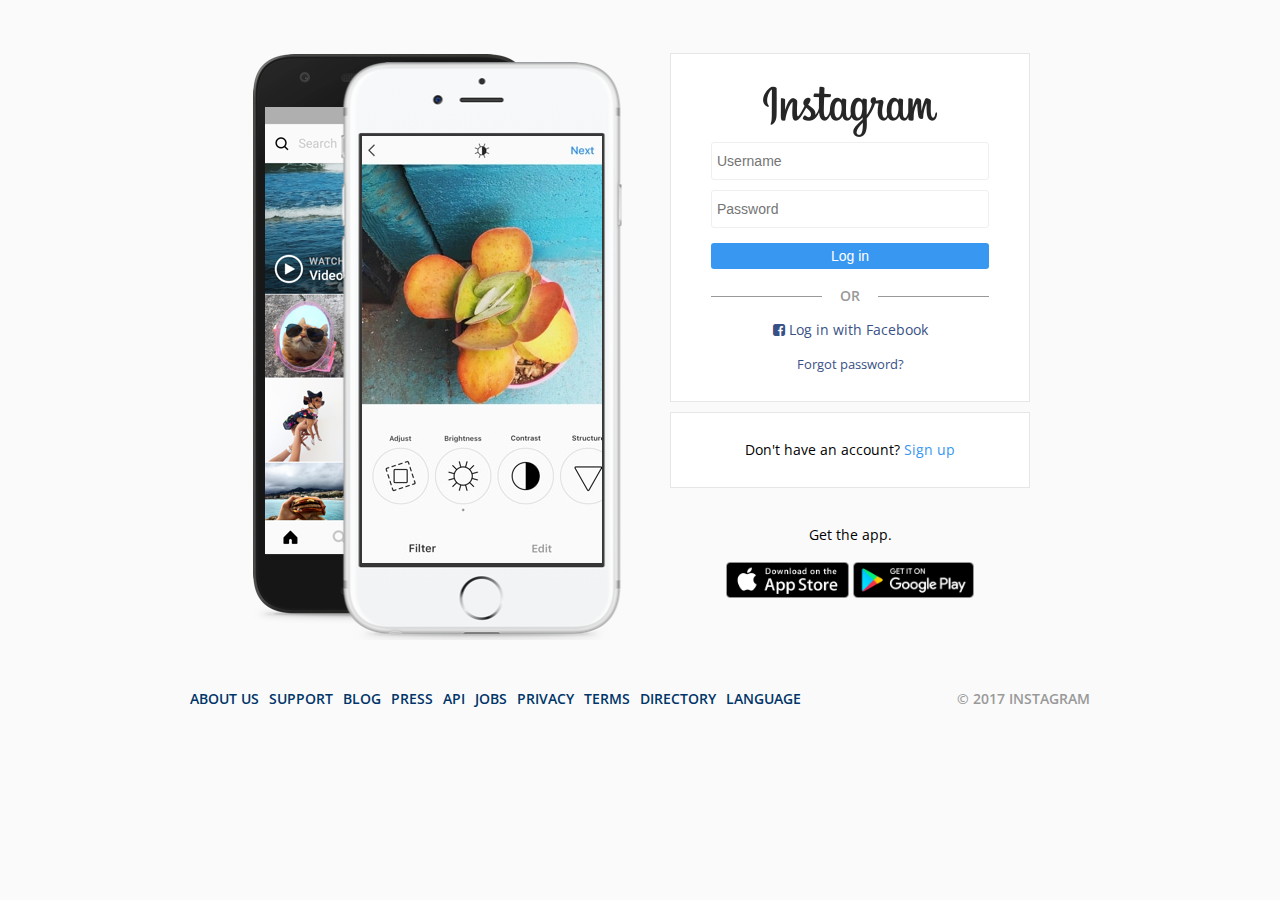
<file: index.html>
<!DOCTYPE html>
<html lang="en">

  <head>
    <meta charset="utf-8" />
    <meta name="viewport" content="width=device-width, initial-scale=1.0, user-scalable=no">
    <title>Login | Instajeju</title>
    <link rel="shortcut icon" href="images/favicon.ico">
    <link href="https://maxcdn.bootstrapcdn.com/font-awesome/4.7.0/css/font-awesome.min.css" rel="stylesheet" />
    <link rel="stylesheet" href="css/styles.css">
  </head>

  <body>
    <main class="login">
      <div class="login__column">
        <img src="images/phoneImage.png" />
      </div>
      <div class="login__column">
        <div class="login__box">
          <img src="images/logoLogin.png" class="login__logo" />
          <form action="feed.html" method="get">
            <input type="email" name="user" placeholder="Username" required />
            <input type="password" name="pass" placeholder="Password" required />
            <input type="submit" value="Log in" />
          </form>
          <span class="login__divider">or</span>
          <a href="#" class="login__fb-link">
             <i class="fa fa-facebook-square" aria-hidden="true"></i>
             Log in with Facebook</a>
          <a href="#" class="login__link login__link--small">Forgot password?</a>
        </div>
        <div class="login__box">
          <span class="login__text">Don't have an account?</span>
          <a href="#" class="login__link login__link--blue">Sign up</a>
        </div>
        <div class="login__box login__box--transparent">
          <span class="login__text">Get the app.</span>
          <div class="login__appstores">
            <img src="images/ios.png" class="login__appstore" />
            <img src="images/android.png" class="login__appstore" />
          </div>
        </div>
      </div>
    </main>
    <footer class="footer">
      <nav class="footer__nav">
        <ul class="footer__list">
          <li class="footer__list-item"><a href="#" class="footer__link">about us</a></li>
          <li class="footer__list-item"><a href="#" class="footer__link">support</a></li>
          <li class="footer__list-item"><a href="#" class="footer__link">blog</a></li>
          <li class="footer__list-item"><a href="#" class="footer__link">press</a></li>
          <li class="footer__list-item"><a href="#" class="footer__link">api</a></li>
          <li class="footer__list-item"><a href="#" class="footer__link">jobs</a></li>
          <li class="footer__list-item"><a href="#" class="footer__link">privacy</a></li>
          <li class="footer__list-item"><a href="#" class="footer__link">terms</a></li>
          <li class="footer__list-item"><a href="#" class="footer__link">directory</a></li>
          <li class="footer__list-item"><a href="#" class="footer__link">language</a></li>
        </ul>
      </nav>
      <span class="footer__copy">© 2017 instagram</span>
    </footer>
    <script
  src="http://code.jquery.com/jquery-3.2.1.min.js"
  integrity="sha256-hwg4gsxgFZhOsEEamdOYGBf13FyQuiTwlAQgxVSNgt4="
  crossorigin="anonymous"></script>
    <script src="js/app.js"></script>
  </body>

</html>
</footer>
</body>

</html>
</file>
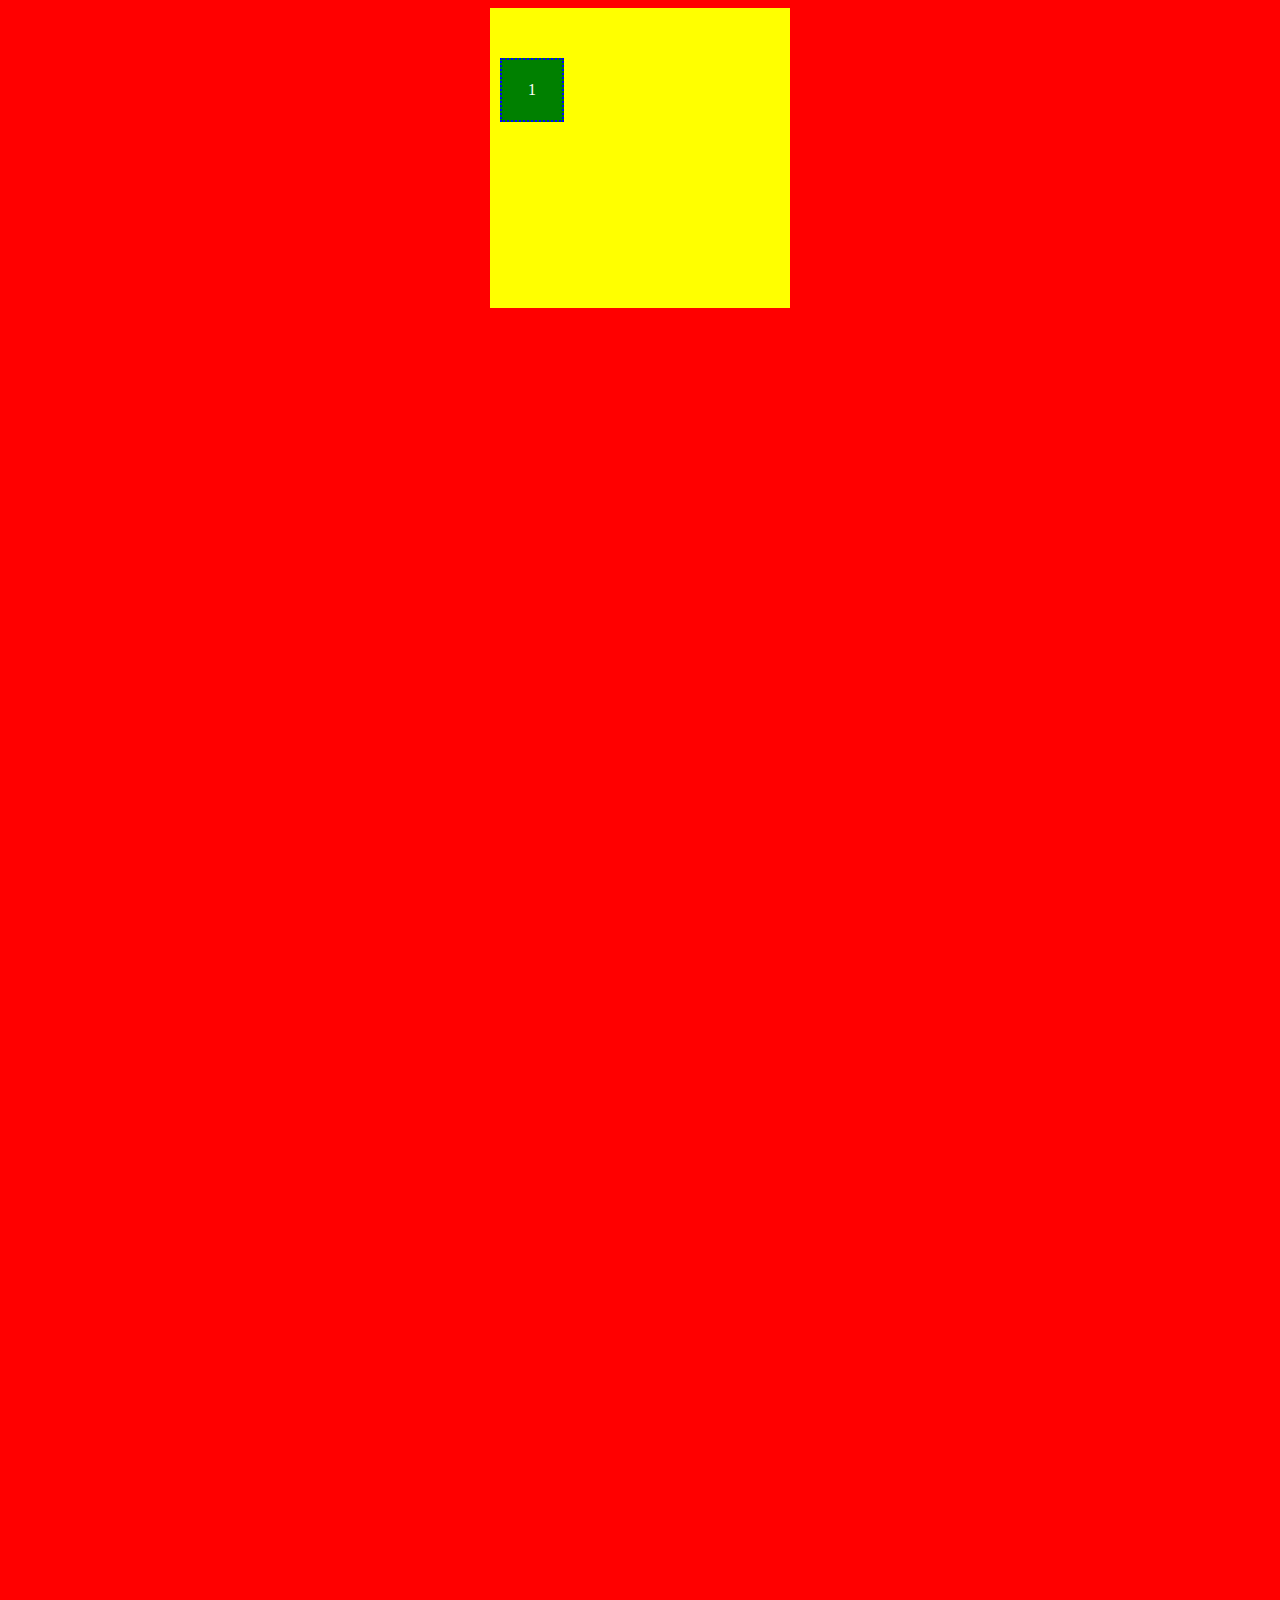
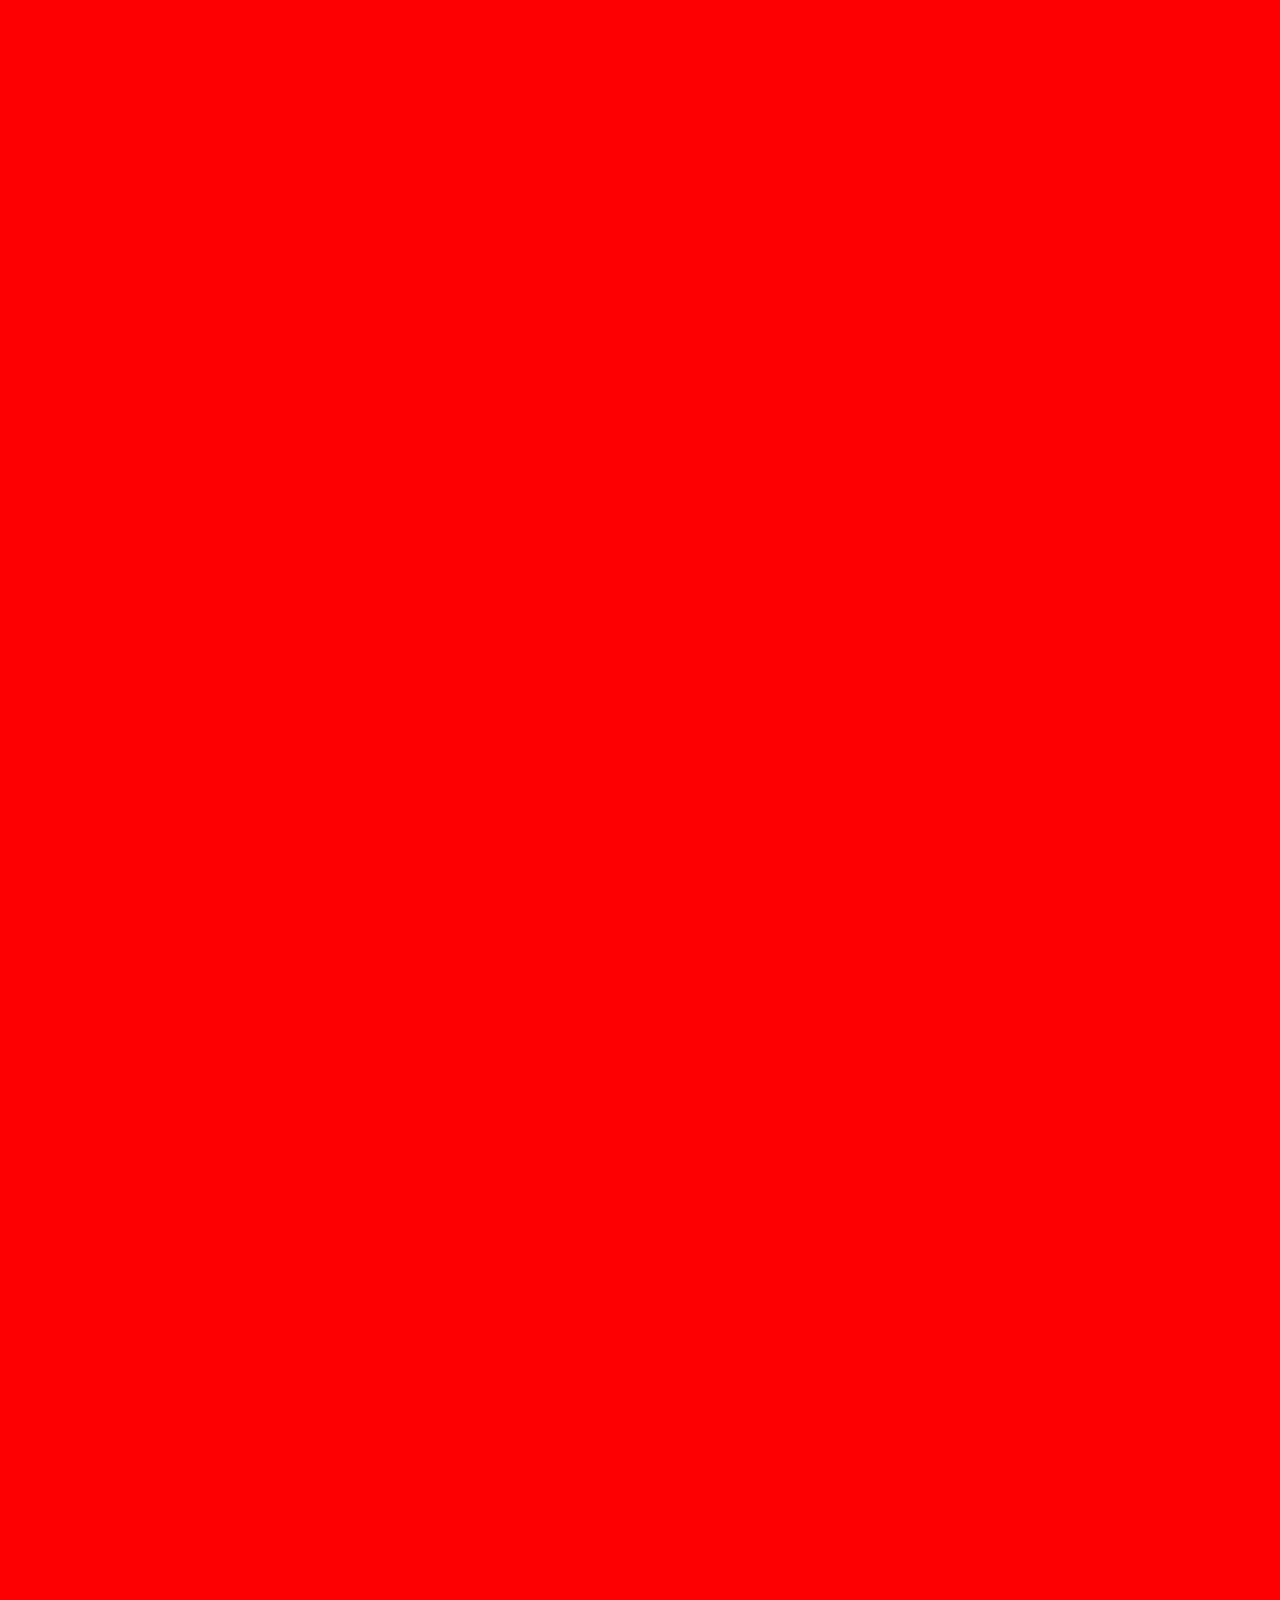
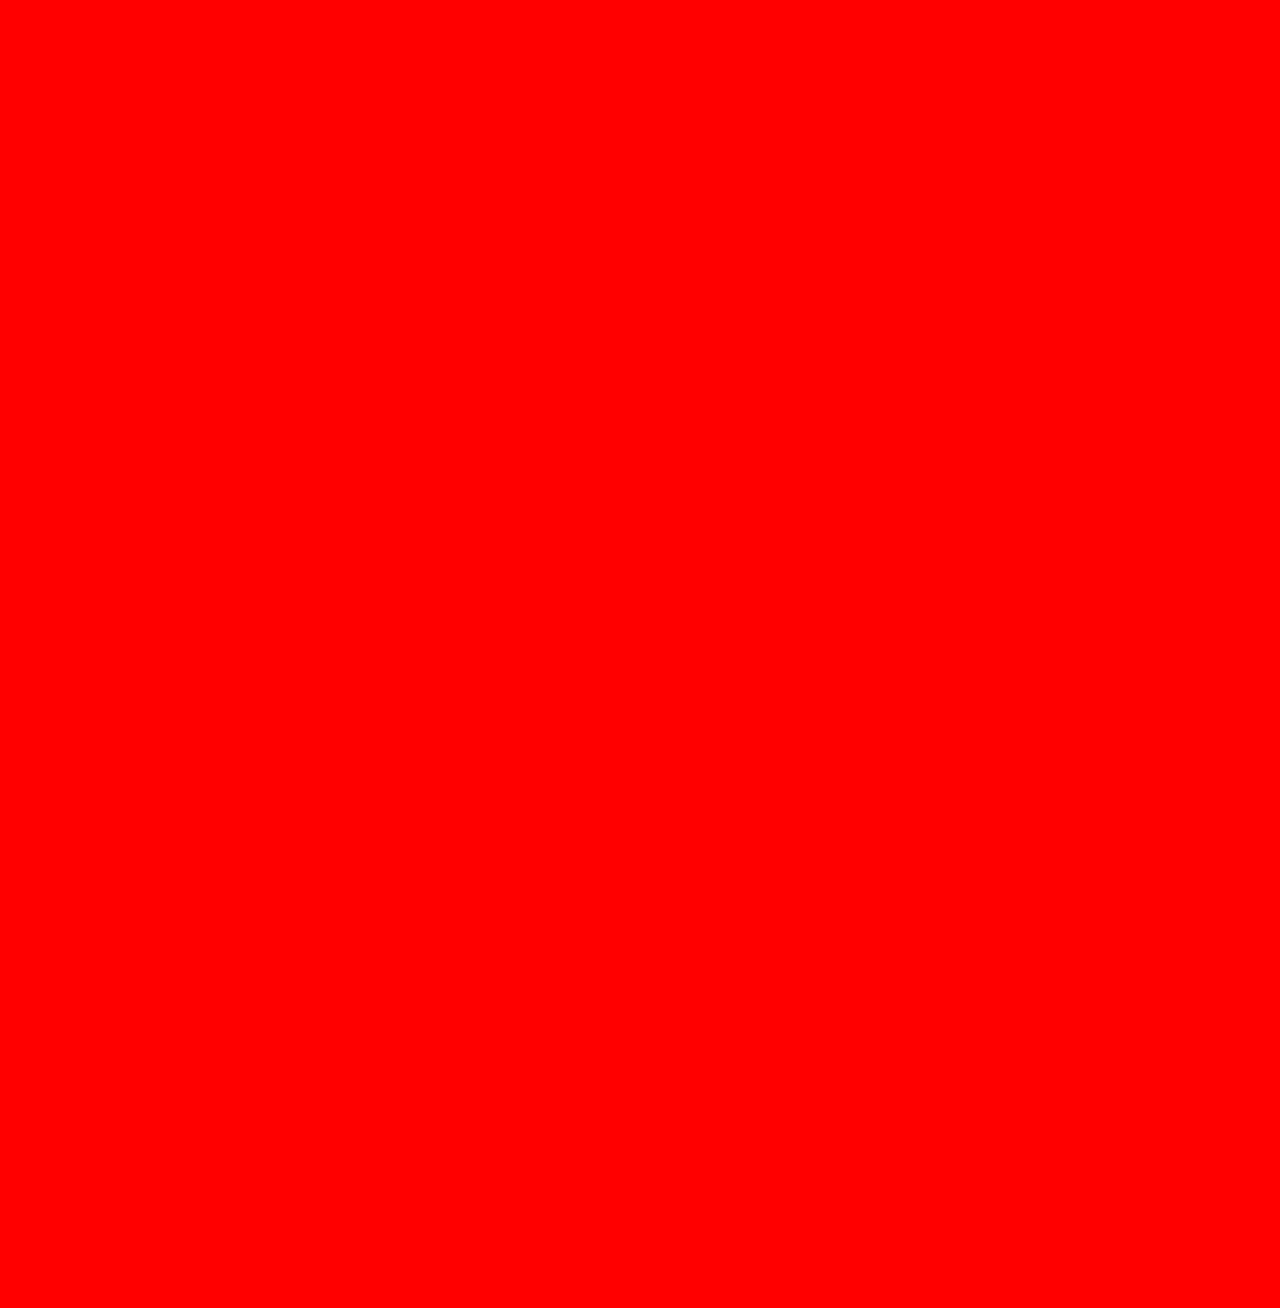
<file: css-example.html>
<!DOCTYPE html>
<html lang="en">

  <head>
    <meta charset="UTF-8">
    <meta name="viewport" content="width=device-width, initial-scale=1.0">
    <meta http-equiv="X-UA-Compatible" content="ie=edge">
    <title>CSS</title>
    <style>
      html {
        height: 100%;
      }
      body {
        background-color: red;
        height: 500%;
        display: flex;
        justify-content: space-around;
        align-items: flex-start;
        flex-wrap: wrap;
      }
      .box {
        background-color: yellow;
        height: 300px;
        width: 300px;
        margin-bottom: 20px;
        box-sizing: border-box;
        display: flex;
        align-items: center;
        color: white;
        justify-content: center;
        position: relative;
      }
      .child {
        background-color: green;
        width: 20%;
        height: 20%;
        border: 2px dotted blue;
        display: flex;
        align-items: center;
        justify-content: center;
        position: absolute;
        top: 50px;
        left: 10px;
      }
    </style>
  </head>

  <body>
    <div class="box">
      <div class="child">1</div>
    </div>
  </body>

</html>
</file>
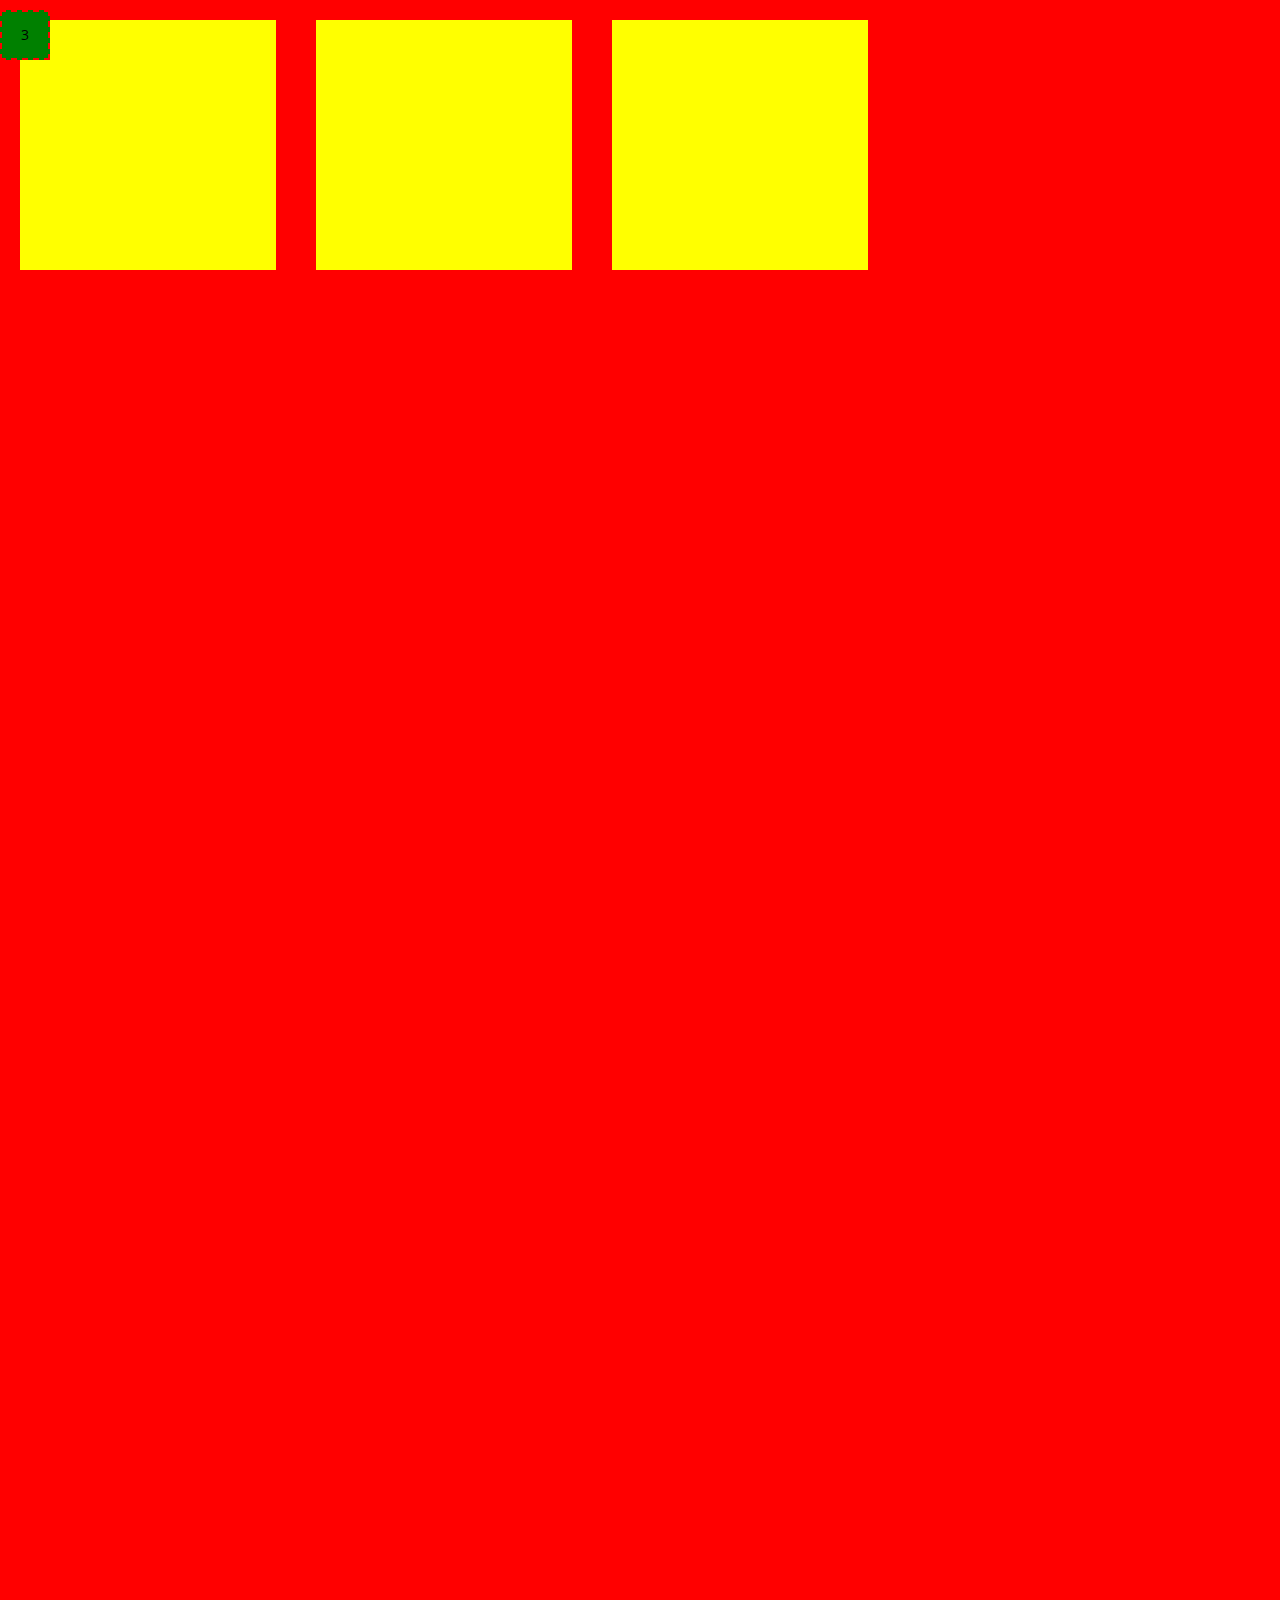
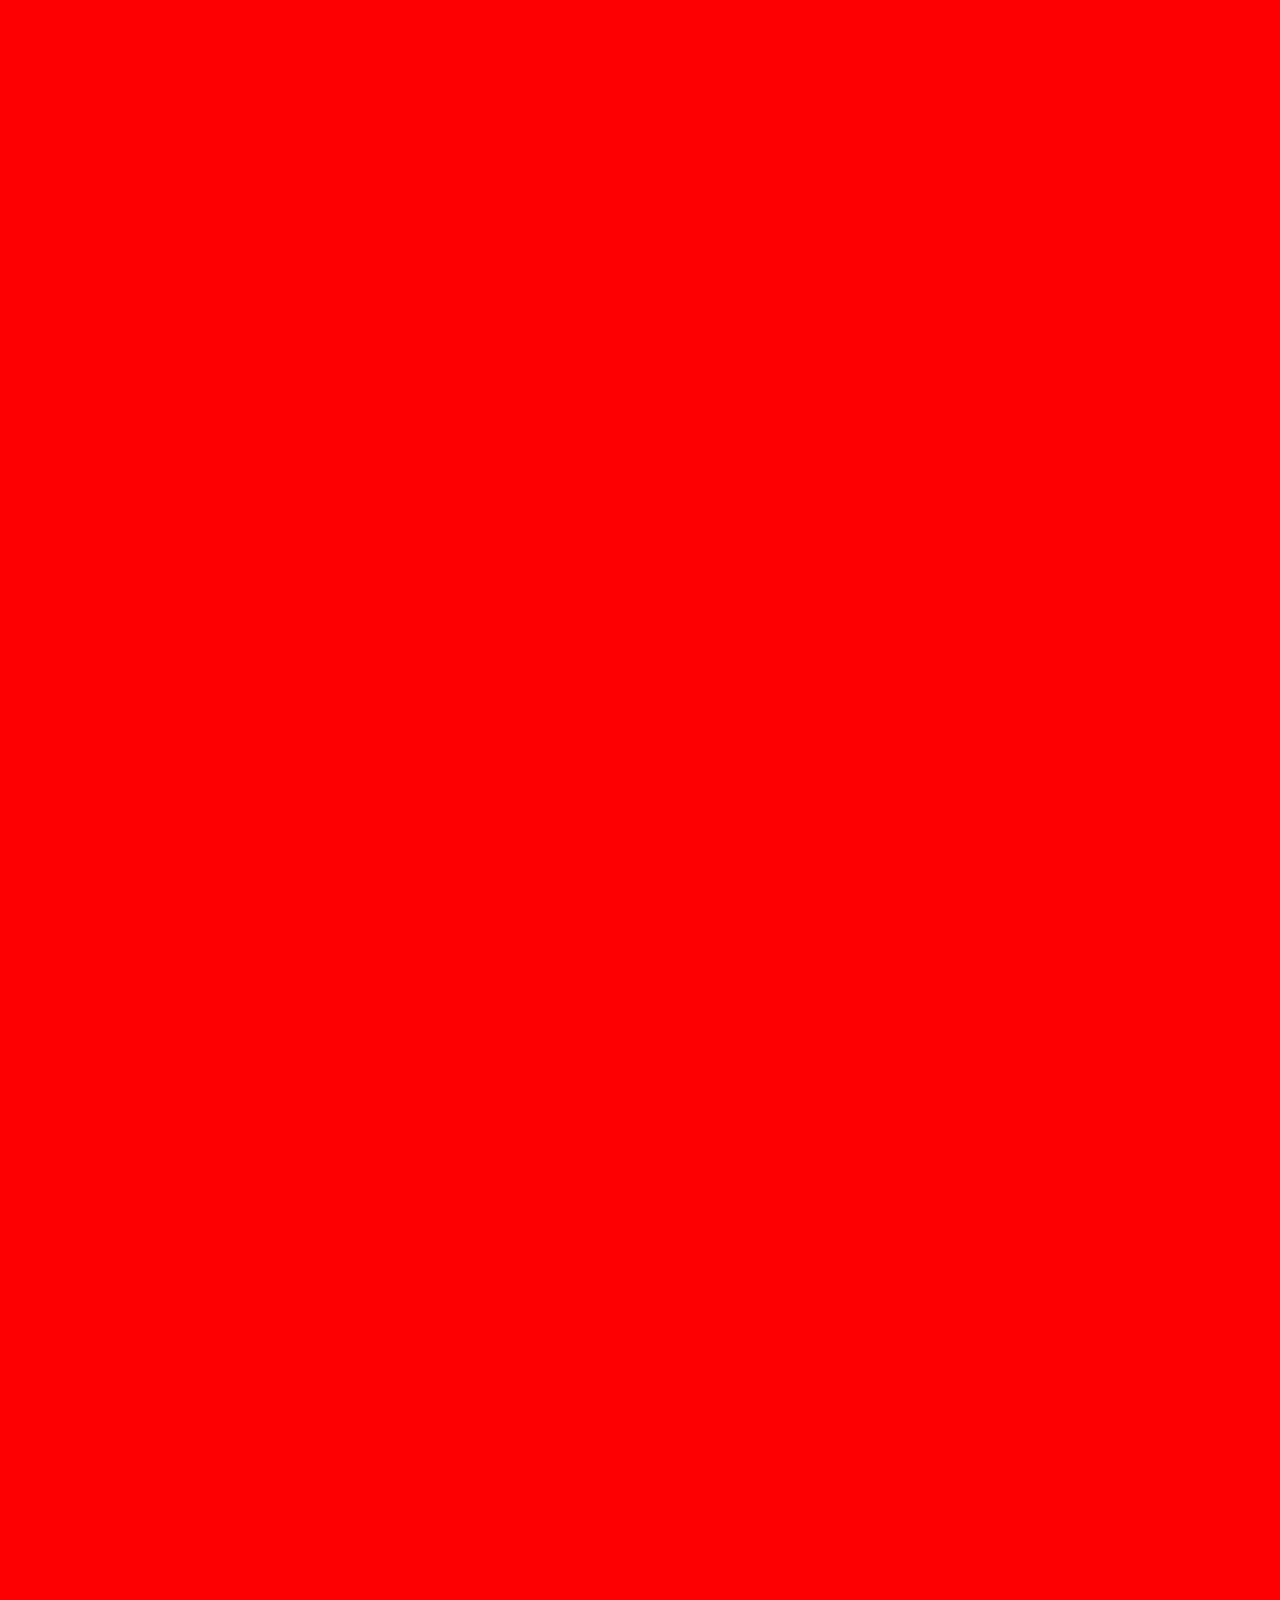
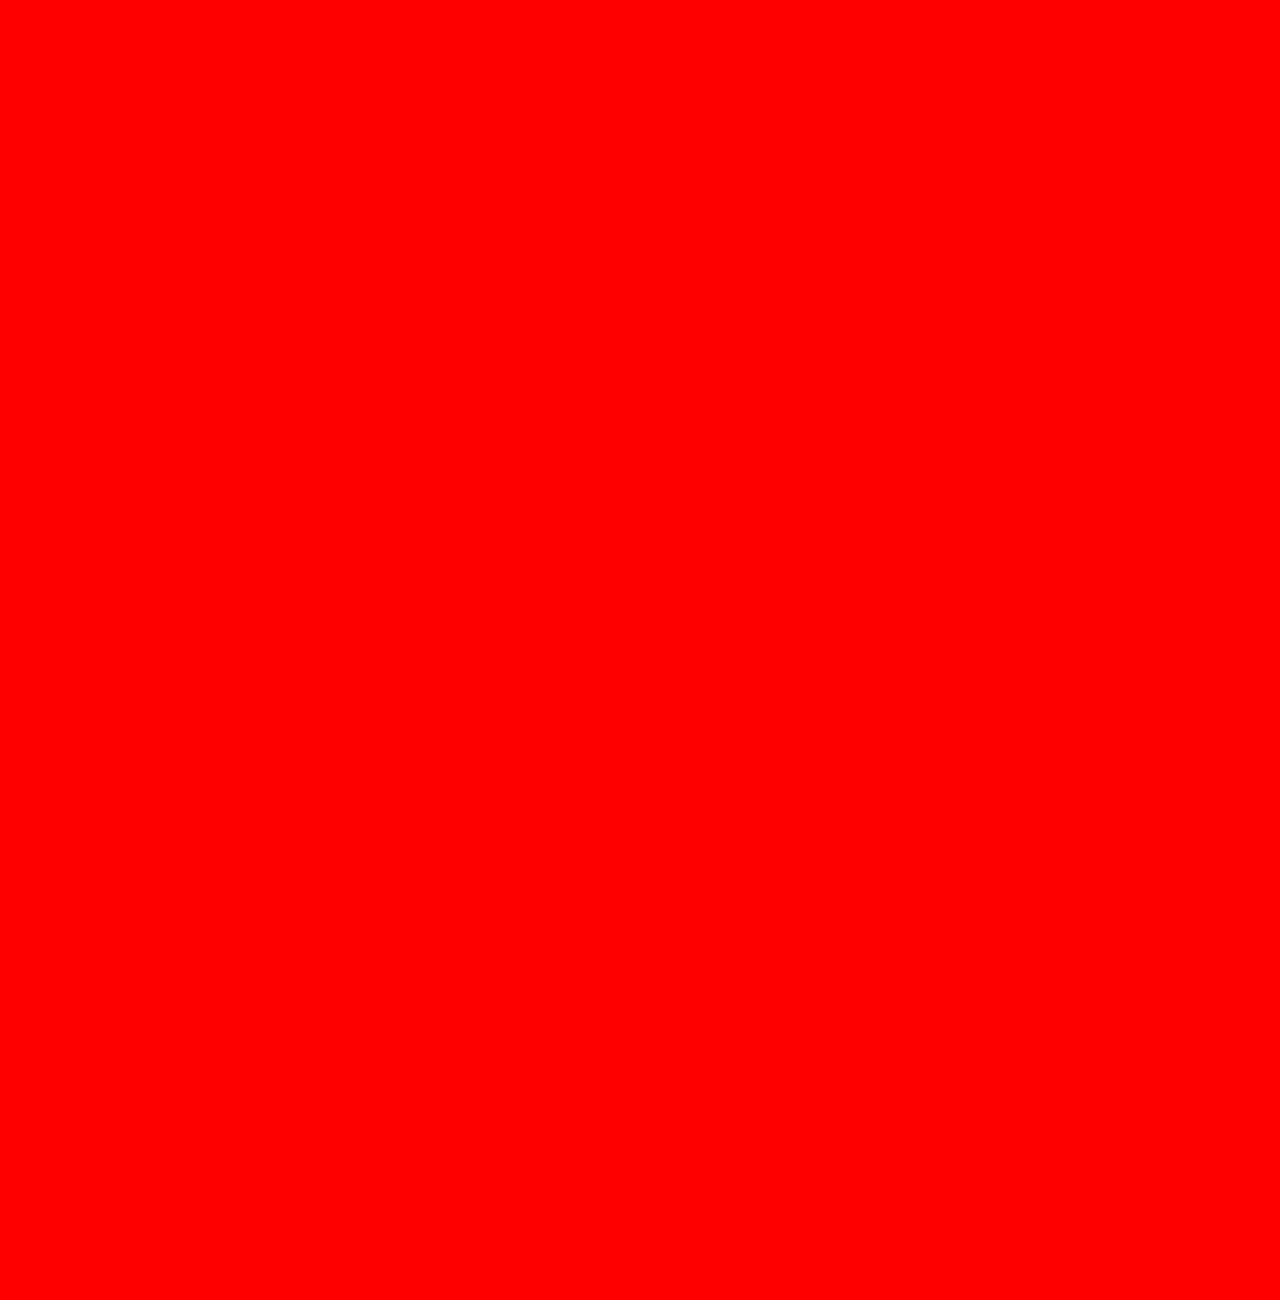
<file: css-example2.html>
<!DOCTYPE html>
<html lang="en">

  <head>
    <meta charset="UTF-8">
    <meta name="viewport"
          content="width=device-width, initial-scale=1.0">
    <meta http-equiv="X-UA-Compatible"
          content="ie=edge">
            <link href="css/styles.css" rel="stylesheet" />
    <title>CSS</title>
    <style>
      html{
        height: 100%;
      }
      body {
        background-color: red;
        margin: 0;
        padding: 0;
        height: 500%;
        display:flex;
/*        justify-content:center;
        align-items: center;
        flex-wrap: wrap;*/
      }
      .box {
        background-color: yellow;
        width: 20%;
        height: 250px;
        margin: 20px;
  /*  display:block;*/
        display: flex;


  /*      flex-direction: row; 기본값 */
       justify-content:center;
        align-items: center;
    /*    position: relative;*/

          }
      .child {
        background-color: green;
        width: 50px;
        height:50px;
        border: 2px dashed red;
        display: flex;
        justify-content: center;
        align-items: center;
  /*      display: inline-block;*/
/*        position: fixed;
        top: 10px;
        left: 0;
        position:fixed;*/
        position: absolute;
        top: 10px;
        left: 0;
      }
      #one
      {

      }
    </style>
  </head>

  <body>
    <div class="box">
      <div class="child" id="one">1</div>
<!--      <div class="child"></div>
      <div class="child"></div> -->
    </div>
    <div class="box">
      <div class="child">2</div>
<!--      <div class="child"></div>
      <div class="child"></div> -->
    </div>
    <div class="box" id="three">
      <div class="child">3</div>
<!--      <div class="child"></div>
      <div class="child"></div> -->
    </div>

    </div>
  </body>

</html>
</file>
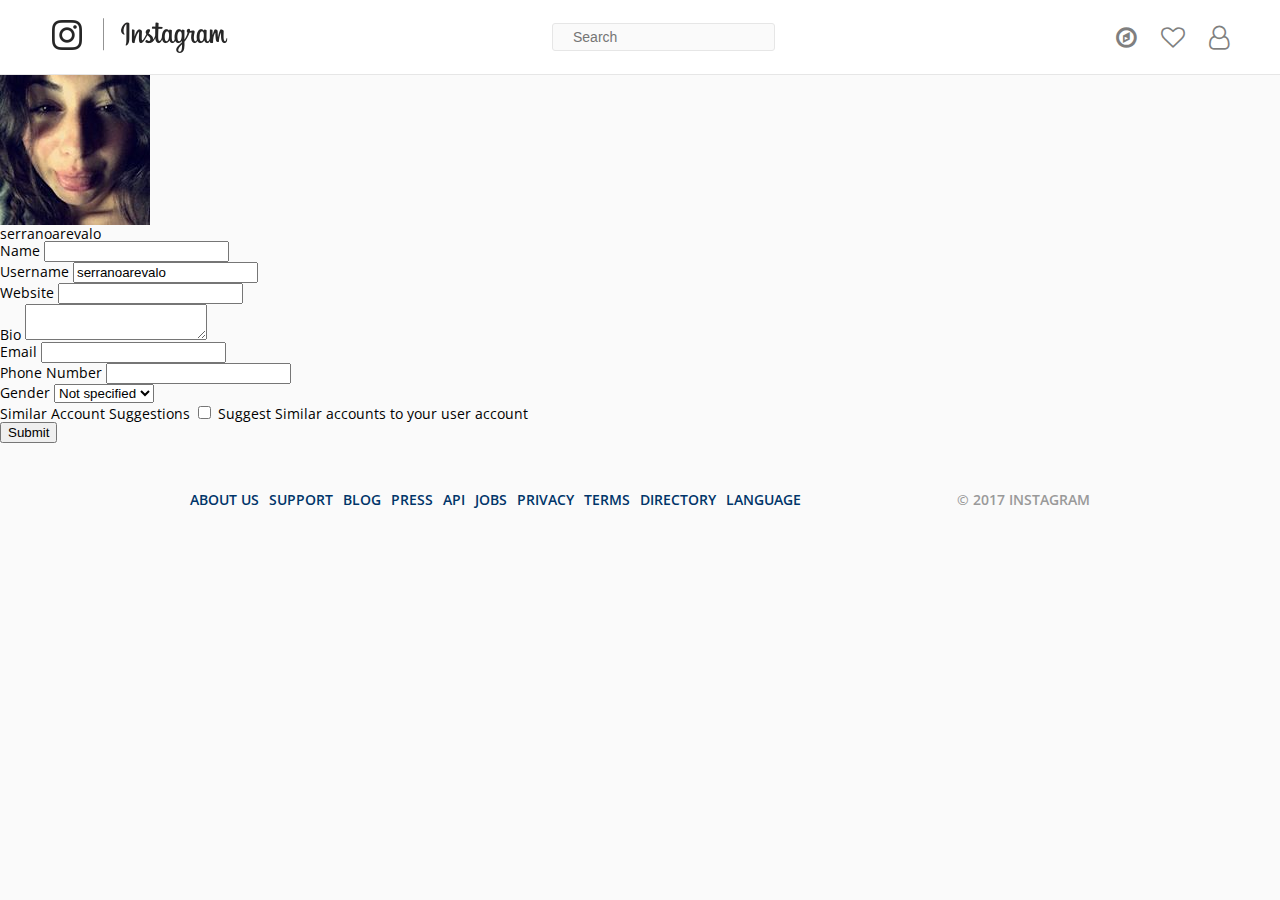
<file: edit-profile.html>
<!DOCTYPE html>
<html lang="en">

  <head>
    <meta charset="UTF-8">
    <meta name="viewport" content="width=device-width, initial-scale=1.0, user-scalable=no">
    <title>Edit Profile | Instajeju</title>
    <link rel="shortcut icon" href="images/favicon.ico">
    <link rel="stylesheet" href="https://maxcdn.bootstrapcdn.com/font-awesome/4.7.0/css/font-awesome.min.css">
    <link rel="stylesheet" href="css/styles.css">
  </head>

  <body>
    <nav class="navigation"> <a href="feed.html"><img src="images/logo.png" class="navigation__logo"></a> <input type="text" placeholder="Search" class="navigation__input">
      <div class="navigation__icons"> <a href="explore.html" class="navigation__links"><i class="fa fa-compass"></i></a> <a href="#" class="navigation__links"><i class="fa fa-heart-o"></i></a> <a href="profile.html" class="navigation__links"><i class="fa fa-user-o"></i></a> </div>
    </nav>
    <main class="edit-profile">
      <div class="edit-profile__name"> <img src="images/avatar.jpg" class="edit-profile__thumb" />
        <h3 class="edit-profile__username">serranoarevalo</h3> </div>
      <ul class="edit-profile__list">
        <form action="profile.html" method="get">
          <li class="edit-profile__list-item"> <label for="name" class="edit-profile__type">Name</label> <input id="name" type="text"> </li>
          <li class="edit-profile__list-item"> <label for="username" class="edit-profile__type">Username</label> <input id="username" type="text" value="serranoarevalo" required /></li>
          <li class="edit-profile__list-item"> <label for="website" class="edit-profile__type">Website</label> <input id="website" type="url"></li>
          <li class="edit-profile__list-item"> <label for="bio" class="edit-profile__type">Bio</label> <textarea id="bio" name="edit__bio"></textarea></li>
          <li class="edit-profile__list-item"> <label for="email" class="edit-profile__type">Email</label> <input id="email" type="email" required></li>
          <li class="edit-profile__list-item"> <label for="phone-number" class="edit-profile__type">Phone Number</label> <input id="phone-number" type="text"></li>
          <li class="edit-profile__list-item"> <label for="gender" class="edit-profile__type">Gender</label> <select id="gender">
            <option value="male">Male</option>
            <option value="female">Female</option>
            <option value="dont-know" selected>Not specified</option>
          </select> </li>
          <li class="edit-profile__list-item"> <span class="edit-profile__type">Similar Account Suggestions</span> <input type="checkbox" id="similar" name="subscribe" value="similar_accounts"> <label for="similar">Suggest Similar accounts to your user account</label> </li> <input type="submit"
            value="Submit"> </form>
      </ul>
      </div>
    </main>
    <footer class="footer">
      <nav class="footer__nav">
        <ul class="footer__list">
          <li class="footer__list-item"><a href="#" class="footer__link">about us</a></li>
          <li class="footer__list-item"><a href="#" class="footer__link">support</a></li>
          <li class="footer__list-item"><a href="#" class="footer__link">blog</a></li>
          <li class="footer__list-item"><a href="#" class="footer__link">press</a></li>
          <li class="footer__list-item"><a href="#" class="footer__link">api</a></li>
          <li class="footer__list-item"><a href="#" class="footer__link">jobs</a></li>
          <li class="footer__list-item"><a href="#" class="footer__link">privacy</a></li>
          <li class="footer__list-item"><a href="#" class="footer__link">terms</a></li>
          <li class="footer__list-item"><a href="#" class="footer__link">directory</a></li>
          <li class="footer__list-item"><a href="#" class="footer__link">language</a></li>
        </ul>
      </nav> <span class="footer__copy">© 2017 instagram</span> </footer>
      <script
  src="http://code.jquery.com/jquery-3.2.1.min.js"
  integrity="sha256-hwg4gsxgFZhOsEEamdOYGBf13FyQuiTwlAQgxVSNgt4="
  crossorigin="anonymous"></script>
      <script src="js/app.js"></script>
  </body>

</html>
</file>
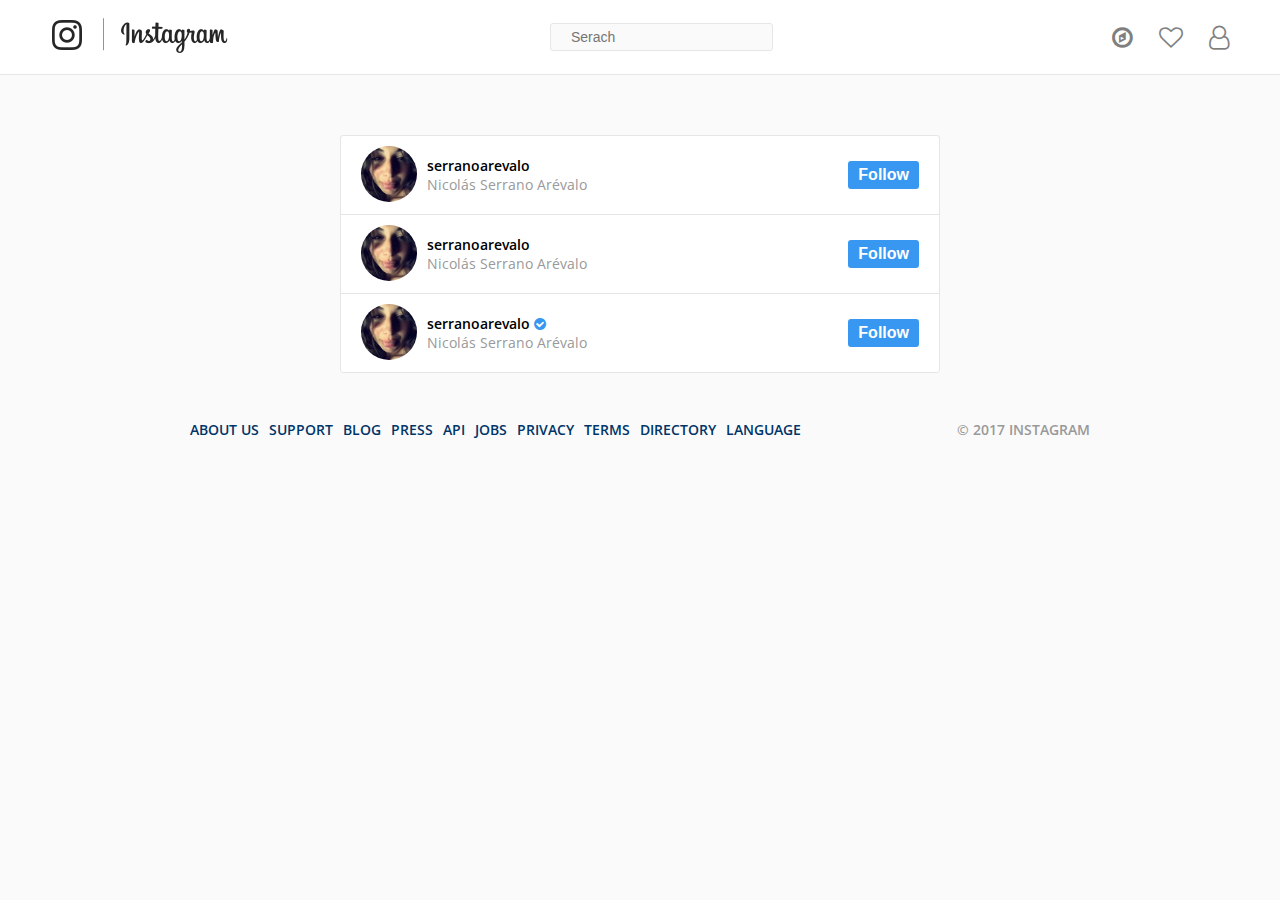
<file: explore.html>
<!DOCTYPE html>
<html lang="en">

  <head>
    <meta charset="utf-8" />
    <meta name="viewport" content="width=device-width, initial-scale=1.0, user-scalable=no">
    <title>Explore | Instajeju</title>
    <link rel="shortcut icon" href="images/favicon.ico">
    <link rel="stylesheet" href="https://maxcdn.bootstrapcdn.com/font-awesome/4.7.0/css/font-awesome.min.css
" />
    <link rel="stylesheet" href="css/styles.css">
  </head>

  <body>
    <nav class="navigation">
      <a href="feed.html">
        <img src="images/logo.png"  class="navigation__logo" />
      </a>
      <input type="text" placeholder="Serach" class="navigation__input">
      <div class="navigation__icons">
        <a href="explore.html" class="navigation__links">
          <i class="fa fa-compass"></i>
        </a>
        <a href="#" class="navigation__links">
          <i class="fa fa-heart-o"></i>
        </a>
        <a href="profile.html" class="navigation__links">
          <i class="fa fa-user-o"></i>
        </a>
      </div>
    </nav>
    <main class="explore">
      <ul class="users">
        <li class="users__user">
          <div class="users__left">
            <a href="profile.html">
              <img src="images/avatar.jpg" />
            </a>
            <div class="users__name">
              <span class="users__username">serranoarevalo</span>
              <span class="users__full-name">Nicolás Serrano Arévalo</span>
            </div>
          </div>
          <button>Follow</button>
        </li>
        <li class="users__user">
          <div class="users__left">
            <a href="profile.html">
              <img src="images/avatar.jpg" />
            </a>
            <div class="users__name">
              <span class="users__username">serranoarevalo</span>
              <span class="users__full-name">Nicolás Serrano Arévalo</span>
            </div>
          </div>
          <button>Follow</button>
        </li>
        <li class="users__user">
          <div class="users__left">
            <a href="profile.html">
              <img src="images/avatar.jpg" />
            </a>
            <div class="users__name">
              <span class="users__username">serranoarevalo <i class="fa fa-check-circle"></i></span>
              <span class="users__full-name">Nicolás Serrano Arévalo</span>
            </div>
          </div>
          <button>Follow</button>
        </li>
      </ul>
    </main>
    <footer class="footer">
      <nav class="footer__nav">
        <ul class="footer__list">
          <li class="footer__list-item"><a href="#" class="footer__link">about us</a></li>
          <li class="footer__list-item"><a href="#" class="footer__link">support</a></li>
          <li class="footer__list-item"><a href="#" class="footer__link">blog</a></li>
          <li class="footer__list-item"><a href="#" class="footer__link">press</a></li>
          <li class="footer__list-item"><a href="#" class="footer__link">api</a></li>
          <li class="footer__list-item"><a href="#" class="footer__link">jobs</a></li>
          <li class="footer__list-item"><a href="#" class="footer__link">privacy</a></li>
          <li class="footer__list-item"><a href="#" class="footer__link">terms</a></li>
          <li class="footer__list-item"><a href="#" class="footer__link">directory</a></li>
          <li class="footer__list-item"><a href="#" class="footer__link">language</a></li>
        </ul>
      </nav> <span class="footer__copy">© 2017 instagram</span> </footer>
      <script
  src="http://code.jquery.com/jquery-3.2.1.min.js"
  integrity="sha256-hwg4gsxgFZhOsEEamdOYGBf13FyQuiTwlAQgxVSNgt4="
  crossorigin="anonymous"></script>
      <script src="js/app.js"></script>
  </body>

</html>
</file>
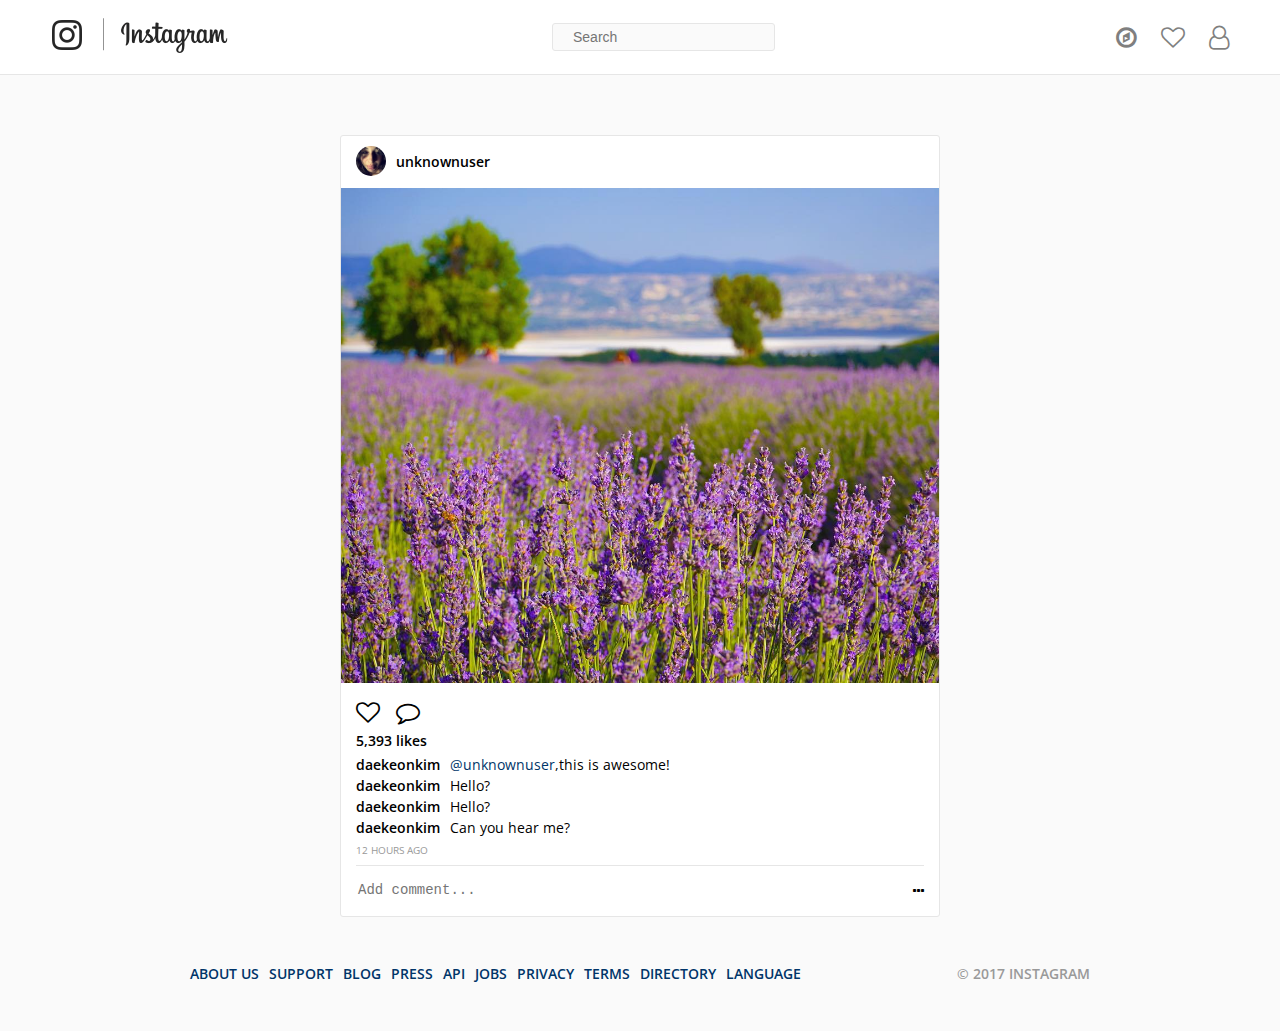
<file: feed.html>
<!DOCTYPE html>
<html lang="en">

  <head>
    <meta charset="utf-8" />
    <meta name="viewport" content="width=device-width, initial-scale=1.0, user-scalable=no">
    <title>Feed | Instajeju</title>
    <link rel="shortcut icon" href="images/favicon.ico">
    <link href="https://maxcdn.bootstrapcdn.com/font-awesome/4.7.0/css/font-awesome.min.css" rel="stylesheet" />
    <link rel="stylesheet" href="css/styles.css">
  </head>

  <body>
    <nav class="navigation"> <a href="feed.html"><img src="images/logo.png"
         class="navigation__logo" /></a> <input type="text" placeholder="Search" class="navigation__input">
      <div class="nativation__icons"> <a href="explore.html" class="navigation__links"><i class="fa fa-compass"></i></a> <a href="#" class="navigation__links"><i class="fa fa-heart-o"></i></a> <a href="profile.html" class="navigation__links"><i class="fa fa-user-o"></i></a> </div>
    </nav>
    <main class="feed">
      <div class="photo">
        <header class="photo__header">
          <a href="profile.html" class="photo__thumb">
              <img src="images/avatar.jpg">
            </a>
          <span class="photo__username">unknownuser</span>
        </header>
        <img src="images/feedPhoto.jpg" class="photo__image">
        <div class="photo__info">
          <div class="photo__actions">
            <i class="fa fa-heart-o heart"></i>
            <i class="fa fa-comment-o"></i>
          </div>
          <span class="photo__likes">5,393 likes</span>
          <ul class="photo__comments">
            <li class="photo__comment"><span class="comments__username">daekeonkim</span><a href="profile.html">@unknownuser</a>,this is awesome!</li>
            <li class="photo__comment"><span class="comments__username">daekeonkim</span>Hello?</li>
            <li class="photo__comment"><span class="comments__username">daekeonkim</span>Hello?</li>
            <li class="photo__comment"><span class="comments__username">daekeonkim</span>Can you hear me?</li>
          </ul> <span class="photo__date">12 hours ago</span>
          <div class="photo__add-comment">
            <textarea placeholder="Add comment..."></textarea>
            <i class="fa fa-ellipsis-h"></i>
          </div>
        </div>
      </div>
    </main>
    <footer class="footer">
      <nav class="footer__nav">
        <ul class="footer__list">
          <li class="footer__list-item"><a href="#" class="footer__link">about us</a></li>
          <li class="footer__list-item"><a href="#" class="footer__link">support</a></li>
          <li class="footer__list-item"><a href="#" class="footer__link">blog</a></li>
          <li class="footer__list-item"><a href="#" class="footer__link">press</a></li>
          <li class="footer__list-item"><a href="#" class="footer__link">api</a></li>
          <li class="footer__list-item"><a href="#" class="footer__link">jobs</a></li>
          <li class="footer__list-item"><a href="#" class="footer__link">privacy</a></li>
          <li class="footer__list-item"><a href="#" class="footer__link">terms</a></li>
          <li class="footer__list-item"><a href="#" class="footer__link">directory</a></li>
          <li class="footer__list-item"><a href="#" class="footer__link">language</a></li>
        </ul>
      </nav>
      <span class="footer__copy">© 2017 instagram</span>
    </footer>
    <div class="overlay">
      <i class="fa fa-times fa-2x"></i>
      <div class="overlay__menu">
        <a href="#" class="overlay__link">Report</a>
        <a href="#" class="overlay__link">Embed</a>
        <a href="http://google.com" class="overlay__link" id="cancel">Cancel</a>
      </div>
    </div>
      <script
        src="https://code.jquery.com/jquery-3.2.1.min.js"
        integrity="sha256-hwg4gsxgFZhOsEEamdOYGBf13FyQuiTwlAQgxVSNgt4="
        crossorigin="anonymous"></script>
      <script src="js/app.js"></script>
  </body>

</html>
</file>
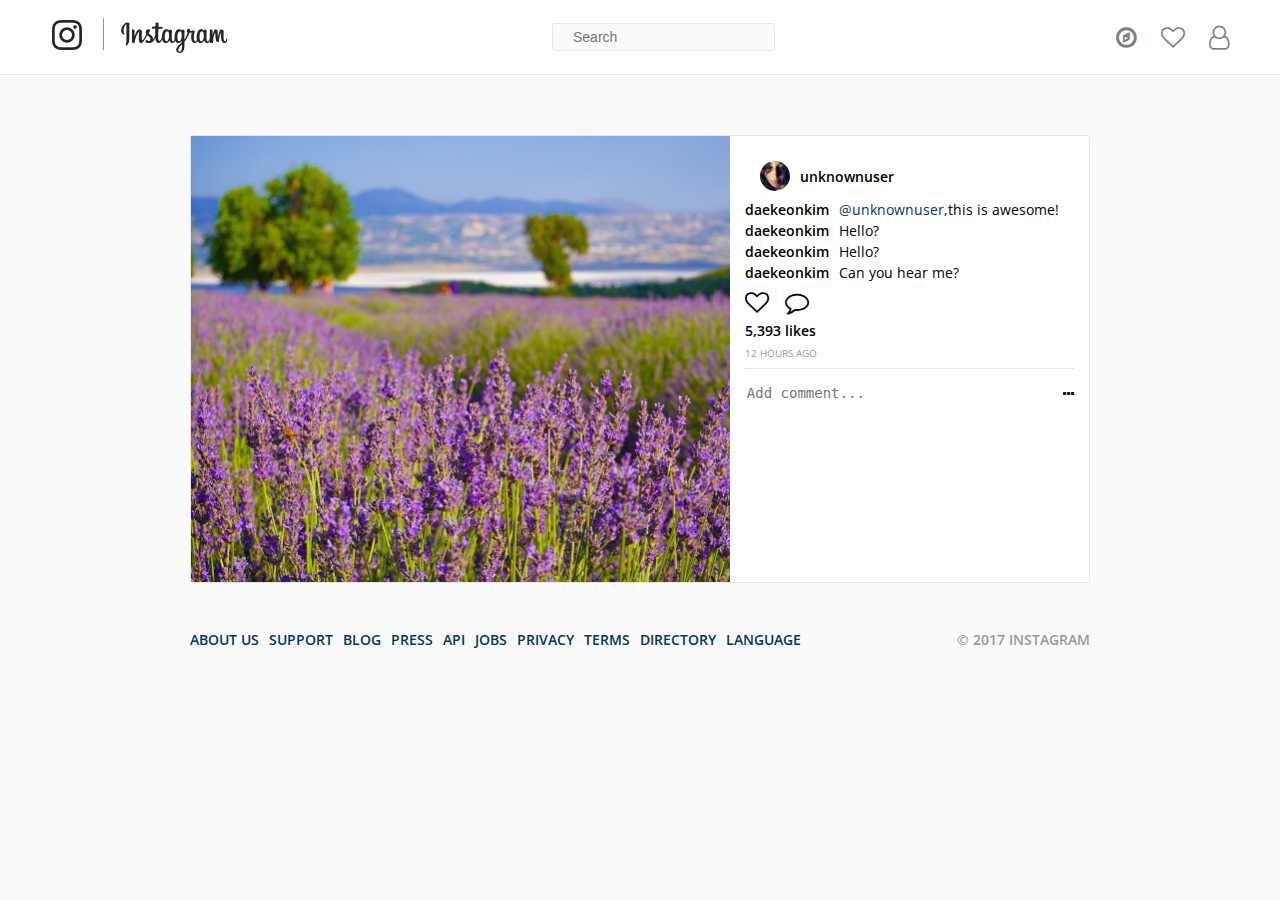
<file: image-detail.html>
<!DOCTYPE html>
<html lang="en">

  <head>
    <meta charset="utf-8" />
    <meta name="viewport" content="width=device-width, initial-scale=1.0, user-scalable=no">
    <title>Image Detail | Instajeju</title>
    <link rel="shortcut icon" href="images/favicon.ico">
    <link href="https://maxcdn.bootstrapcdn.com/font-awesome/4.7.0/css/font-awesome.min.css" rel="stylesheet" />
    <link rel="stylesheet" href="css/styles.css">
  </head>

  <body>
    <nav class="navigation"> <a href="feed.html"><img src="images/logo.png"
         class="navigation__logo" /></a> <input type="text" placeholder="Search" class="navigation__input">
      <div class="nativation__icons"> <a href="explore.html" class="navigation__links"><i class="fa fa-compass"></i></a> <a href="#" class="navigation__links"><i class="fa fa-heart-o"></i></a> <a href="profile.html" class="navigation__links"><i class="fa fa-user-o"></i></a> </div>
    </nav>
    <main class="image-detail">
      <div class="photo photo--detail">
        <img src="images/feedPhoto.jpg" class="photo__image">
        <div class="photo__info">
          <header class="photo__header">
            <a href="profile.html" class="photo__thumb">
               <img src="images/avatar.jpg"></a>
            <span class="photo__username">unknownuser</span>
          </header>
          <ul class="photo__comments">
            <li class="photo__comment"><span class="comments__username">daekeonkim</span><a href="profile.html">@unknownuser</a>,this is awesome!</li>
            <li class="photo__comment"><span class="comments__username">daekeonkim</span>Hello?</li>
            <li class="photo__comment"><span class="comments__username">daekeonkim</span>Hello?</li>
            <li class="photo__comment"><span class="comments__username">daekeonkim</span>Can you hear me?</li>
          </ul>
          <div class="photo__actions">
            <i class="fa fa-heart-o"></i>
            <i class="fa fa-comment-o"></i>
          </div>
          <span class="photo__likes">5,393 likes</span>
          <span class="photo__date">12 hours ago</span>
          <div class="photo__add-comment"> <textarea placeholder="Add comment..."></textarea> <i class="fa fa-ellipsis-h"></i> </div>
        </div>
      </div>
    </main>
    <footer class="footer">
      <nav class="footer__nav">
        <ul class="footer__list">
          <li class="footer__list-item"><a href="#" class="footer__link">about us</a></li>
          <li class="footer__list-item"><a href="#" class="footer__link">support</a></li>
          <li class="footer__list-item"><a href="#" class="footer__link">blog</a></li>
          <li class="footer__list-item"><a href="#" class="footer__link">press</a></li>
          <li class="footer__list-item"><a href="#" class="footer__link">api</a></li>
          <li class="footer__list-item"><a href="#" class="footer__link">jobs</a></li>
          <li class="footer__list-item"><a href="#" class="footer__link">privacy</a></li>
          <li class="footer__list-item"><a href="#" class="footer__link">terms</a></li>
          <li class="footer__list-item"><a href="#" class="footer__link">directory</a></li>
          <li class="footer__list-item"><a href="#" class="footer__link">language</a></li>
        </ul>
      </nav> <span class="footer__copy">© 2017 instagram</span> </footer>
      <script
  src="http://code.jquery.com/jquery-3.2.1.min.js"
  integrity="sha256-hwg4gsxgFZhOsEEamdOYGBf13FyQuiTwlAQgxVSNgt4="
  crossorigin="anonymous"></script>
      <script src="js/app.js"></script>
  </body>

</html>
</file>
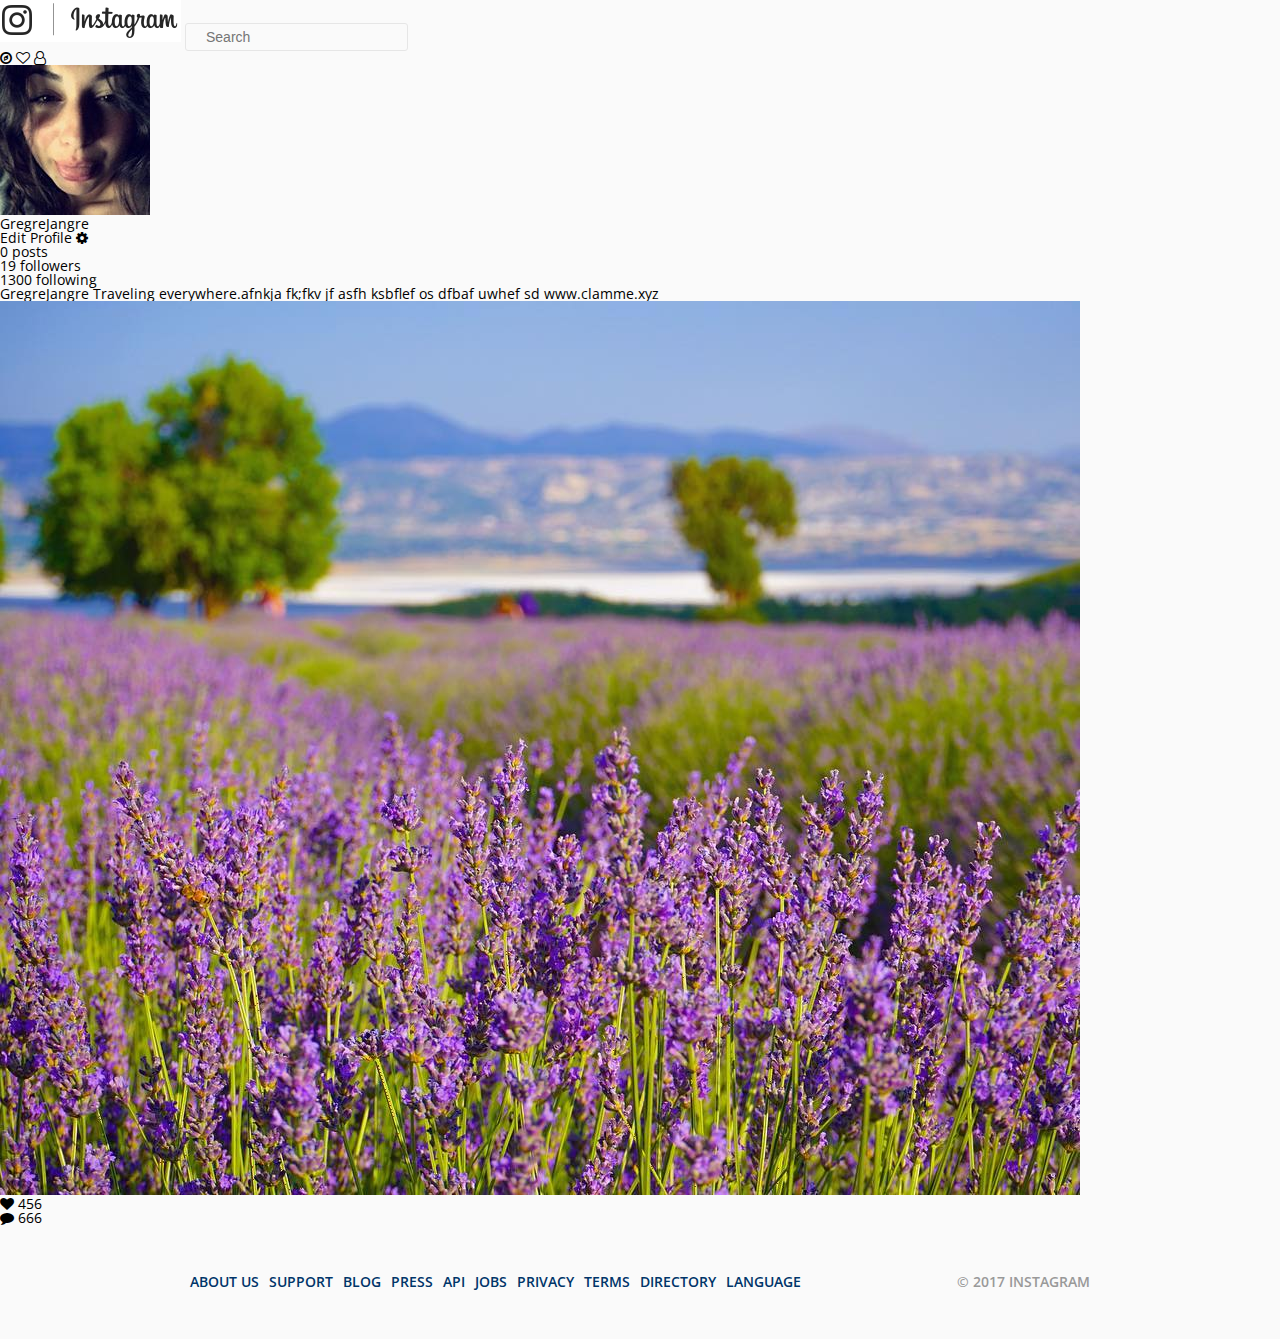
<file: profile.html>
<!DOCTYPE html>
<html>

  <head>
    <meta charset="utf-8" />
    <meta name="viewport" content="width=device-width, initial-scale=1.0, user-scalable=no">
    <title>Profile | Instaclone</title>
    <link rel="shortcut icon" href="images/favicon.ico">
    <link rel="stylesheet" href="https://maxcdn.bootstrapcdn.com/font-awesome/4.7.0/css/font-awesome.min.css" />
    <link rel="stylesheet" href="css/styles.css">
  </head>

  <body>
    <nav> <a href="feed.html"><img src="images/logo.png" class="navigation__logo" /></a> <input type="text" placeholder="Search" class="navigation__input">
      <div class="navigation__icons"> <a href="explore.html" class="navigation__link"><i class="fa fa-compass"></i></a> <a href="#" class="navigation__link"><i class="fa fa-heart-o"></i></a> <a href="profile.html" class="navigation__link"><i class="fa fa-user-o"></i></a> </div>
    </nav>
    <main class="profile">
      <header class="profile__header"> <img src="images/avatar.jpg" />
        <div class="profile__info">
          <div class="profile__name">
            <h3 class="profile__username">GregreJangre</h3> <a href="edit-profile.html">Edit Profile</a> <i class="fa fa-cog" aria-hidden="true"></i> </div>
          <ul class="profile__stats">
            <li class="profile__stat"><span class="profile__stat-number">0</span> posts</li>
            <li class="profile__stat"><span class="profile__stat-number">19</span> followers</li>
            <li class="profile__stat"><span class="profile__stat-number">1300</span> following</li>
          </ul>
          <p class="profile__bio"> <span class="profile__bio-name">GregreJangre</span> Traveling everywhere.afnkja fk;fkv jf asfh ksbflef os dfbaf uwhef sd <a class="profile__domain" href="#">www.clamme.xyz</a> </p>
        </div>
      </header>
      <div class="profile__images">
        <div class="profile__image-row">
          <div class="profile__image">
            <a href="image-detail.html">
          <img src="images/feedPhoto.jpg" />
          <div class="profile__image-overlay">
            <div class="profile__image-number"> <i class="fa fa-heart"></i> <span>456</span> </div>
            <div class="profile__image-number"> <i class="fa fa-comment"></i> <span>666</span> </div>
          </div>
          </a>
          </div>
        </div>
      </div>
    </main>
    <footer class="footer">
      <nav class="footer__nav">
        <ul class="footer__list">
          <li class="footer__list-item"><a href="#" class="footer__link">ABOUT US</a></li>
          <li class="footer__list-item"><a href="#" class="footer__link">SUPPORT</a></li>
          <li class="footer__list-item"><a href="#" class="footer__link">BLOG</a></li>
          <li class="footer__list-item"><a href="#" class="footer__link">PRESS</a></li>
          <li class="footer__list-item"><a href="#" class="footer__link">API</a></li>
          <li class="footer__list-item"><a href="#" class="footer__link">JOBS</a></li>
          <li class="footer__list-item"><a href="#" class="footer__link">PRIVACY</a></li>
          <li class="footer__list-item"><a href="#" class="footer__link">TERMS</a></li>
          <li class="footer__list-item"><a href="#" class="footer__link">DIRECTORY</a></li>
          <li class="footer__list-item"><a href="#" class="footer__link">LANGUAGE</a></li>
        </ul>
      </nav> <span class="footer__copy">© 2017 INSTAGRAM</span> </footer>
      <script
  src="http://code.jquery.com/jquery-3.2.1.min.js"
  integrity="sha256-hwg4gsxgFZhOsEEamdOYGBf13FyQuiTwlAQgxVSNgt4="
  crossorigin="anonymous"></script>
      <script src="js/app.js"></script>
  </body>

</html>

</html>
</file>
<file: css/styles.css>
@import url('https://fonts.googleapis.com/css?family=Open+Sans:400,600');
@import "reset.css";
@import "globals.css";
@import "login.css";
@import "footer.css";
@import "navigation.css";
@import "explore.css";
@import "feed.css";
@import "image-detail.css";
@import "mobile.css";
</file>
